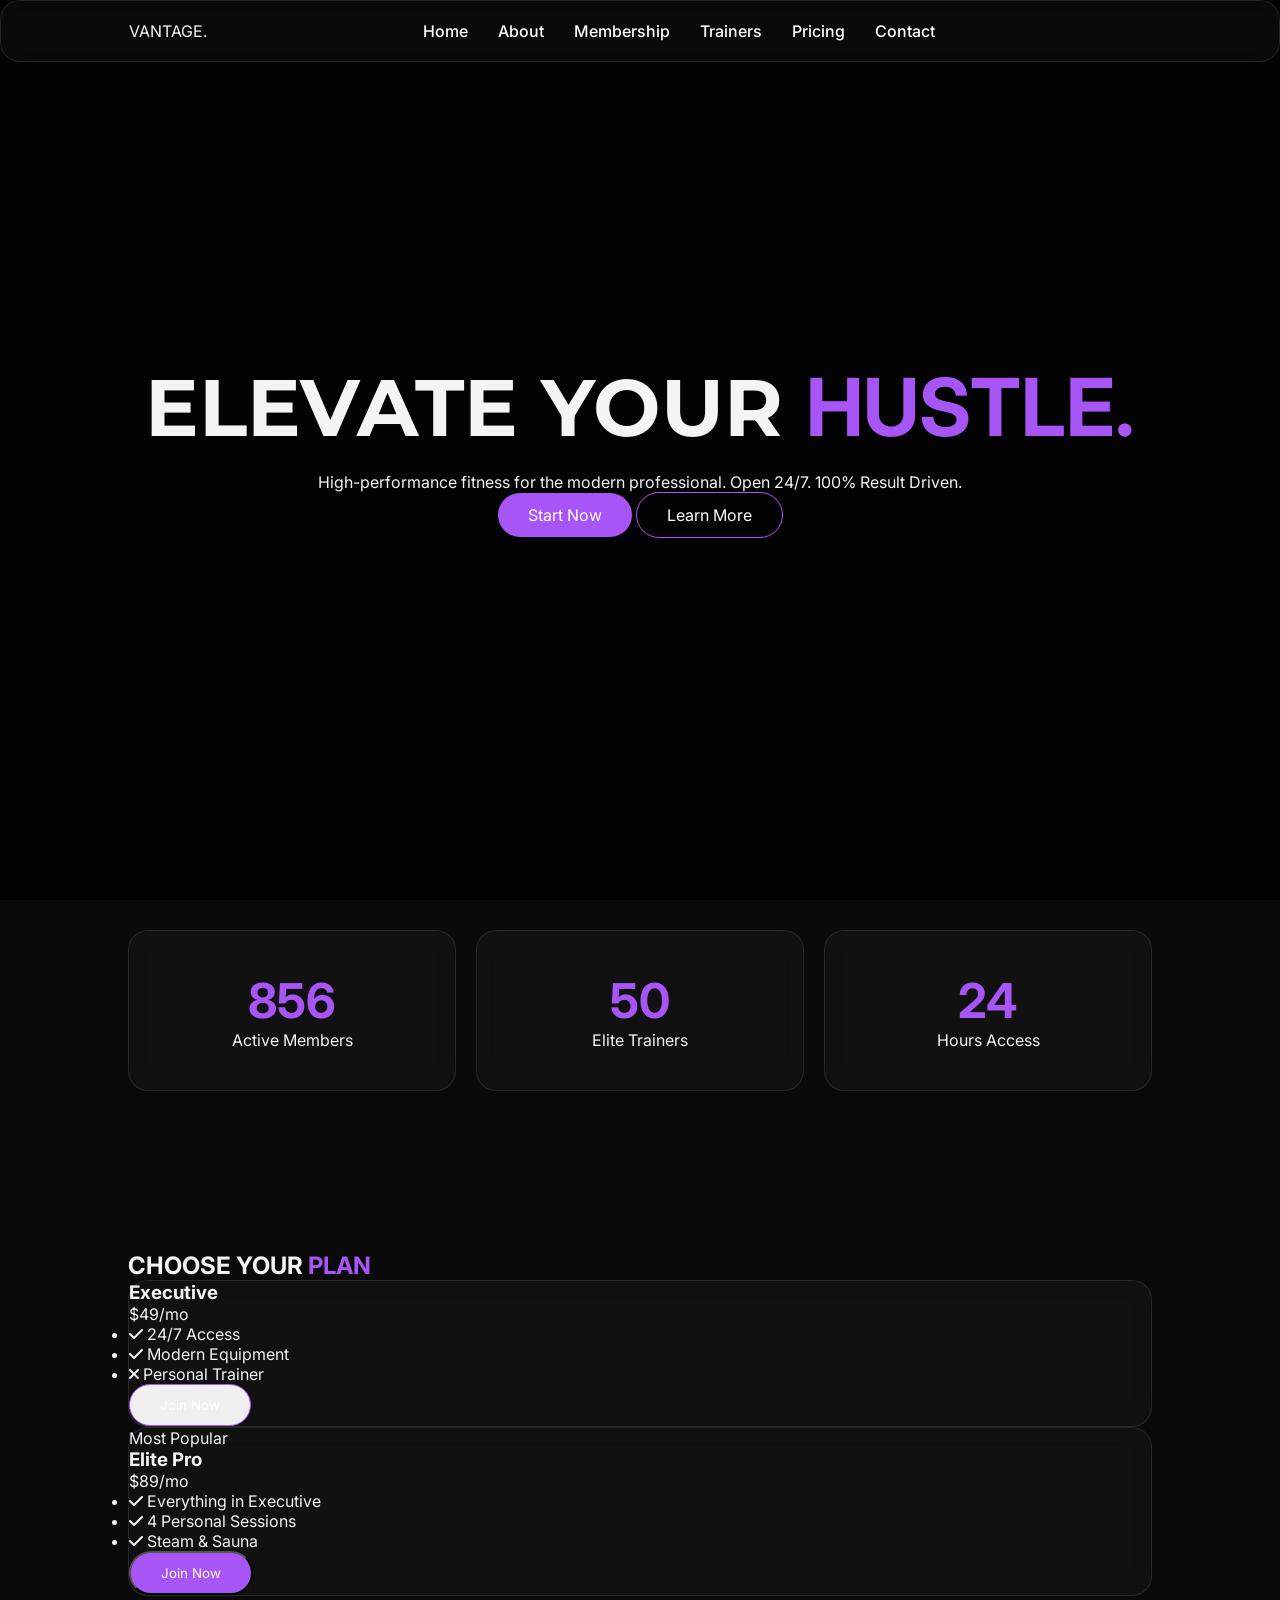
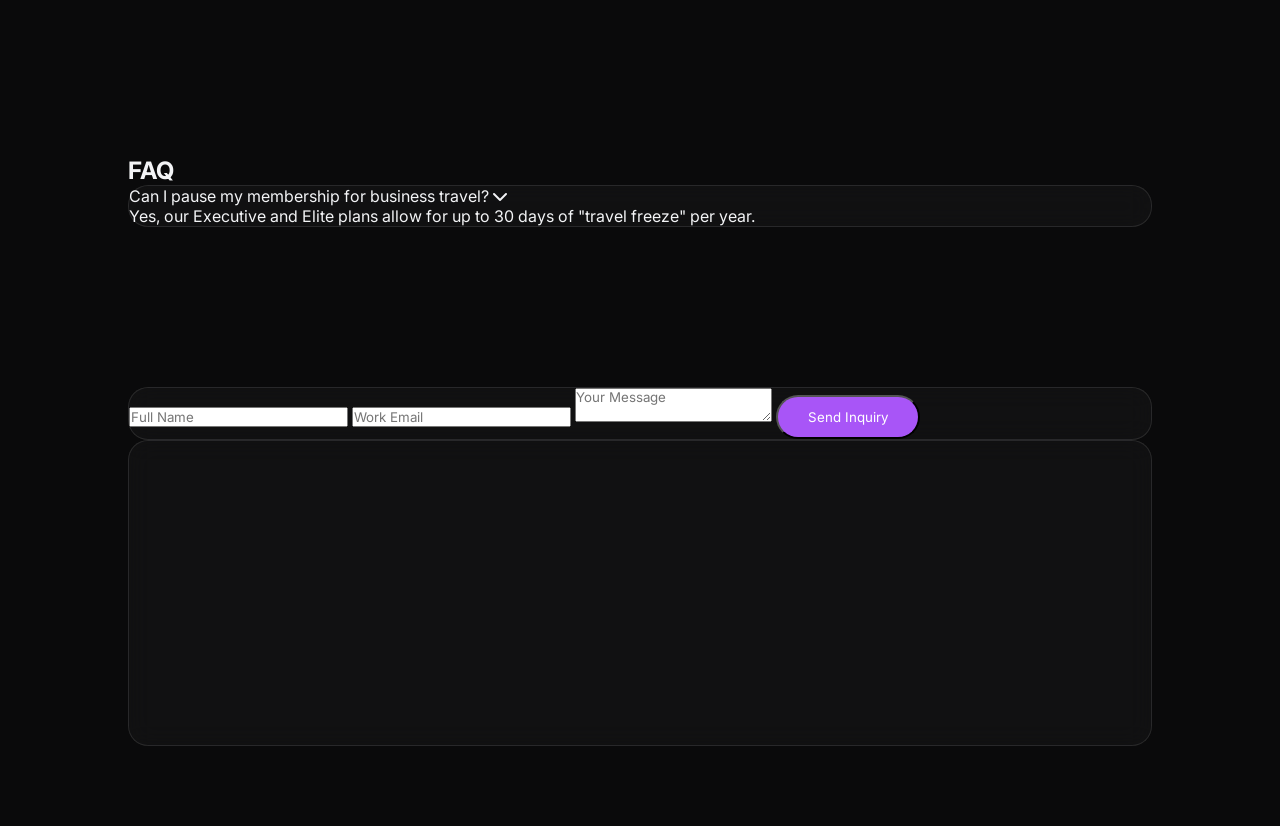
<file: index.html>
<!DOCTYPE html>
<html lang="en">
<head>
    <meta charset="UTF-8">
    <meta name="viewport" content="width=device-width, initial-scale=1.0">
    <title>VANTAGE | Elite Fitness for Professionals</title>
    <link rel="stylesheet" href="style.css">
    <!-- Font Awesome & Google Fonts -->
    <link rel="stylesheet" href="https://cdnjs.cloudflare.com/ajax/libs/font-awesome/6.0.0/css/all.min.css">
    <link href="https://fonts.googleapis.com/css2?family=Inter:wght@300;400;700&family=Montserrat:wght@800&display=swap" rel="stylesheet">
</head>
<body>

    <!-- Navigation -->
    <nav class="navbar glass">
        <div class="logo">VANTAGE<span>.</span></div>
        <ul class="nav-links">
            <li><a href="#home">Home</a></li>
            <li><a href="about.html">About</a></li>
            <li><a href="#membership">Membership</a></li>
            <li><a href="#trainers">Trainers</a></li>
            <li><a href="#pricing">Pricing</a></li>
            <li><a href="#contact">Contact</a></li>
        </ul>
        <div class="burger">
            <div class="line1"></div>
            <div class="line2"></div>
            <div class="line3"></div>
        </div>
    </nav>

    <!-- Hero Section -->
    <section id="home" class="hero">
        <div class="hero-content fade-in">
            <h1>ELEVATE YOUR <span class="accent">HUSTLE.</span></h1>
            <p>High-performance fitness for the modern professional. Open 24/7. 100% Result Driven.</p>
            <div class="hero-btns">
                <a href="#pricing" class="btn primary">Start Now</a>
                <a href="#about" class="btn secondary">Learn More</a>
            </div>
        </div>
    </section>

    <!-- Animated Counters -->
    <section class="stats container">
        <div class="stat-card glass hover-card">
            <h2 class="counter" data-target="1500">0</h2>
            <p>Active Members</p>
        </div>
        <div class="stat-card glass hover-card">
            <h2 class="counter" data-target="50">0</h2>
            <p>Elite Trainers</p>
        </div>
        <div class="stat-card glass hover-card">
            <h2 class="counter" data-target="24">0</h2>
            <p>Hours Access</p>
        </div>
    </section>

    <!-- Membership/Pricing Section -->
    <section id="pricing" class="pricing container">
        <h2 class="section-title">CHOOSE YOUR <span class="accent">PLAN</span></h2>
        <div class="pricing-grid">
            <div class="price-card glass hover-card">
                <h3>Executive</h3>
                <div class="price">$49<span>/mo</span></div>
                <ul>
                    <li><i class="fas fa-check"></i> 24/7 Access</li>
                    <li><i class="fas fa-check"></i> Modern Equipment</li>
                    <li><i class="fas fa-xmark"></i> Personal Trainer</li>
                </ul>
                <button class="btn secondary">Join Now</button>
            </div>
            <div class="price-card glass hover-card featured">
                <div class="badge">Most Popular</div>
                <h3>Elite Pro</h3>
                <div class="price">$89<span>/mo</span></div>
                <ul>
                    <li><i class="fas fa-check"></i> Everything in Executive</li>
                    <li><i class="fas fa-check"></i> 4 Personal Sessions</li>
                    <li><i class="fas fa-check"></i> Steam & Sauna</li>
                </ul>
                <button class="btn primary">Join Now</button>
            </div>
        </div>
    </section>

    <!-- FAQ Section -->
    <section class="faq container">
        <h2 class="section-title">FAQ</h2>
        <div class="faq-item glass">
            <div class="faq-question">Can I pause my membership for business travel? <i class="fas fa-chevron-down"></i></div>
            <div class="faq-answer">Yes, our Executive and Elite plans allow for up to 30 days of "travel freeze" per year.</div>
        </div>
    </section>

    <!-- Contact & Map -->
    <section id="contact" class="contact container">
        <div class="contact-grid">
            <form class="contact-form glass">
                <input type="text" placeholder="Full Name" required>
                <input type="email" placeholder="Work Email" required>
                <textarea placeholder="Your Message"></textarea>
                <button type="submit" class="btn primary">Send Inquiry</button>
            </form>
            <div class="map glass">
                <!-- Standard Google Maps Placeholder -->
                <iframe src="https://www.google.com/maps/embed?pb=!1m18!1m12!1m3!1d3022.1422937950147!2d-73.98731968459391!3d40.75889497932681!2m3!1f0!2f0!3f0!3m2!1i1024!2i768!4f13.1!3m3!1m2!1s0x89c25855c6480293%3A0x517e3733f8615e5a!2sTimes%20Square!5e0!3m2!1sen!2sus!4v1647450000000!5m2!1sen!2sus" width="100%" height="300" style="border:0; filter: grayscale(1) invert(0.9);" allowfullscreen="" loading="lazy"></iframe>
            </div>
        </div>
    </section>

    <script src="script.js"></script>
</body>
</html>
</file>
<file: style.css>
:root {
    --bg: #0A0A0B;
    --accent: #A855F7;
    --text: #F3F4F6;
    --glass: rgba(255, 255, 255, 0.03);
    --glass-border: rgba(255, 255, 255, 0.1);
}

* { margin: 0; padding: 0; box-sizing: border-box; font-family: 'Inter', sans-serif; }
body { background: var(--bg); color: var(--text); overflow-x: hidden; scroll-behavior: smooth; }

.accent { color: var(--accent); }
.container { padding: 80px 10%; }
.glass {
    background: var(--glass);
    backdrop-filter: blur(12px);
    border: 1px solid var(--glass-border);
    border-radius: 20px;
}

/* Navbar */
nav {
    display: flex; justify-content: space-between; align-items: center;
    padding: 20px 10%; position: fixed; width: 100%; top: 0; z-index: 1000;
}
.nav-links { display: flex; list-style: none; gap: 30px; }
.nav-links a { text-decoration: none; color: white; font-weight: 500; transition: 0.3s; }
.nav-links a:hover { color: var(--accent); }

/* Hero */
.hero {
    height: 100vh; background: linear-gradient(rgba(0,0,0,0.7), rgba(0,0,0,0.7)), url('https://images.unsplash.com/photo-1534438327276-14e5300c3a48?auto=format&fit=crop&w=1920');
    background-size: cover; display: flex; align-items: center; justify-content: center; text-align: center;
}
.hero h1 { font-family: 'Montserrat'; font-size: 5rem; line-height: 1.1; margin-bottom: 20px; }

/* Cards & Hover Effects */
.hover-card { transition: transform 0.4s ease, border-color 0.4s; cursor: pointer; }
.hover-card:hover { transform: translateY(-10px); border-color: var(--accent); }

/* Stats */
.stats { display: grid; grid-template-columns: repeat(auto-fit, minmax(200px, 1fr)); gap: 20px; margin-top: -50px; }
.stat-card { padding: 40px; text-align: center; }
.stat-card h2 { font-size: 3rem; color: var(--accent); }

/* Mobile Responsiveness */
@media (max-width: 768px) {
    .hero h1 { font-size: 3rem; }
    .nav-links { display: none; }
    .pricing-grid { grid-template-columns: 1fr; }
}

/* Buttons */
.btn { padding: 12px 30px; border-radius: 50px; text-decoration: none; transition: 0.3s; display: inline-block; }
.primary { background: var(--accent); color: white; }
.secondary { border: 1px solid var(--accent); color: white; }
.primary:hover { box-shadow: 0 0 20px var(--accent); }

/* About Page Specifics */
.hero-small {
    height: 50vh;
    background: linear-gradient(rgba(10, 10, 11, 0.8), rgba(10, 10, 11, 0.8)), 
                url('https://images.unsplash.com/photo-1571902943202-507ec2618e8f?auto=format&fit=crop&w=1920');
    background-size: cover;
    background-position: center;
    display: flex;
    align-items: center;
    justify-content: center;
    text-align: center;
}

.hero-small h1 {
    font-size: 3.5rem;
    font-family: 'Montserrat';
}

/* Story Section */
.story-grid {
    display: grid;
    grid-template-columns: 1fr 1fr;
    gap: 50px;
    align-items: center;
}

.story-image img {
    width: 100%;
    border-radius: 15px;
    display: block;
}

.story-text p {
    margin-bottom: 20px;
    line-height: 1.8;
    color: #ccc;
}

.story-features {
    display: grid;
    grid-template-columns: 1fr 1fr;
    gap: 15px;
    margin-top: 30px;
}

.s-feature {
    display: flex;
    align-items: center;
    gap: 10px;
    font-weight: 700;
}

/* Values Section */
.values-grid {
    display: grid;
    grid-template-columns: repeat(auto-fit, minmax(280px, 1fr));
    gap: 30px;
    margin-top: 50px;
}

.value-card {
    padding: 40px;
    text-align: center;
}

.value-card i {
    font-size: 2.5rem;
    color: var(--accent);
    margin-bottom: 20px;
}

.value-card h3 {
    margin-bottom: 15px;
    font-size: 1.5rem;
}

.text-center { text-align: center; }

/* Footer */
footer {
    margin: 50px 10% 20px 10%;
    padding: 40px !important;
    text-align: center;
}

.footer-content {
    display: flex;
    flex-direction: column;
    align-items: center;
    gap: 20px;
}

.socials {
    display: flex;
    gap: 20px;
    font-size: 1.2rem;
}

.socials a { color: white; transition: 0.3s; }
.socials a:hover { color: var(--accent); }

/* Responsive */
@media (max-width: 768px) {
    .story-grid {
        grid-template-columns: 1fr;
    }
    .hero-small h1 {
        font-size: 2.5rem;
    }
}
</file>
